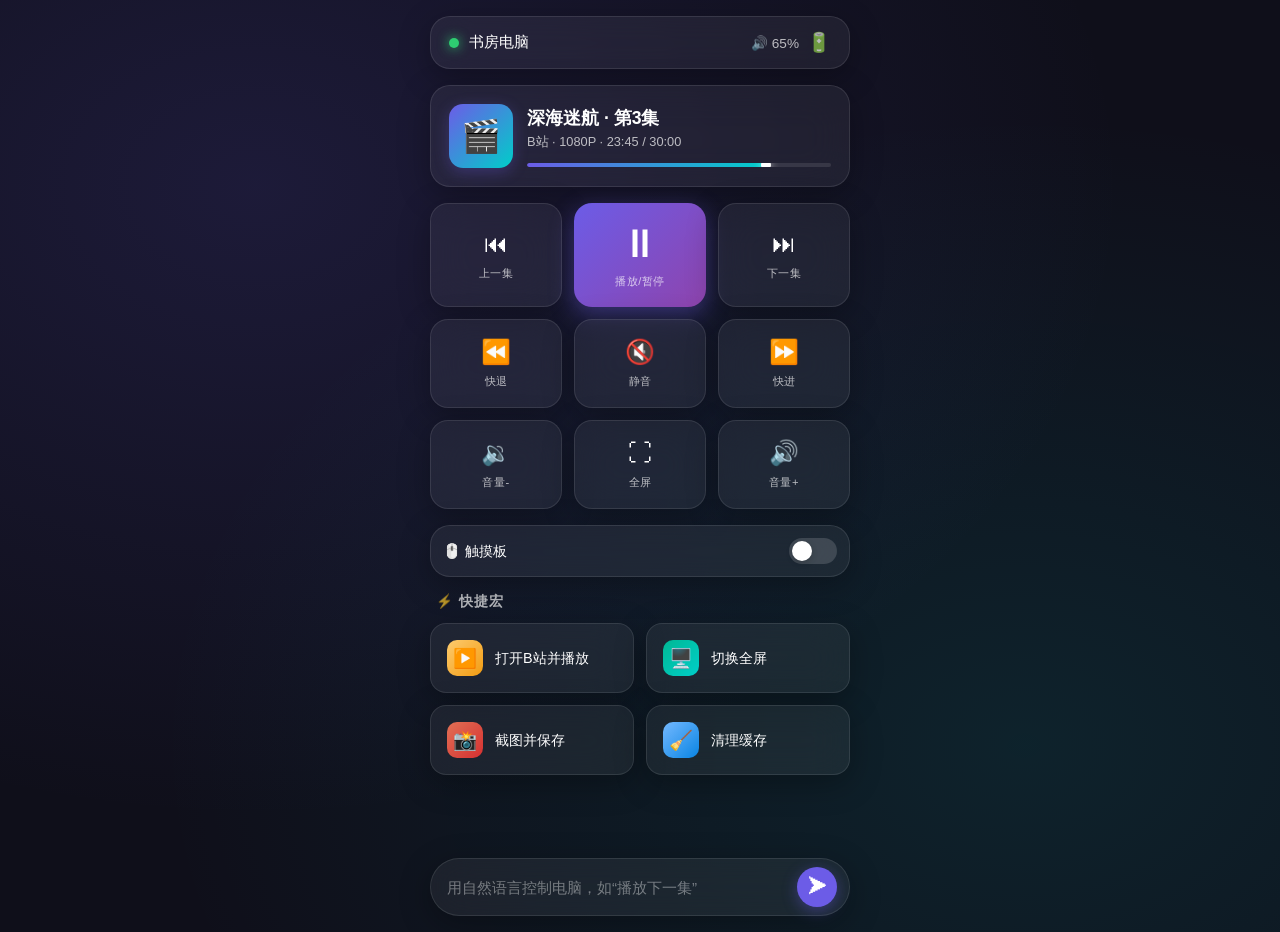
<file: index.html>
<!DOCTYPE html>
<html lang="zh-CN">
<head>
  <meta charset="UTF-8">
  <meta name="viewport" content="width=device-width, initial-scale=1.0, user-scalable=no, viewport-fit=cover">
  <title>智能遥控器</title>
  <style>
    :root {
      --bg: #0f0f1a;
      --card-bg: rgba(255, 255, 255, 0.06);
      --card-border: rgba(255, 255, 255, 0.1);
      --primary: #6c5ce7;
      --primary-light: #a29bfe;
      --text: #ffffff;
      --text-secondary: rgba(255, 255, 255, 0.7);
      --danger: #ff6b6b;
      --success: #2ecc71;
      --radius: 20px;
      --shadow: 0 8px 32px rgba(0, 0, 0, 0.3);
      --transition: all 0.2s ease;
    }

    * {
      margin: 0;
      padding: 0;
      box-sizing: border-box;
      -webkit-tap-highlight-color: transparent;
      -webkit-touch-callout: none;
      -webkit-user-select: none;
      user-select: none;
    }

    body {
      font-family: -apple-system, BlinkMacSystemFont, 'Segoe UI', Roboto, 'Helvetica Neue', Arial, sans-serif;
      background: var(--bg);
      background-image: radial-gradient(ellipse at 20% 20%, rgba(108, 92, 231, 0.15) 0%, transparent 60%),
                        radial-gradient(ellipse at 80% 80%, rgba(0, 206, 201, 0.1) 0%, transparent 60%);
      color: var(--text);
      min-height: 100vh;
      display: flex;
      justify-content: center;
      align-items: center;
      padding: 16px;
      overflow: hidden;
    }

    .app-container {
      width: 100%;
      max-width: 420px;
      display: flex;
      flex-direction: column;
      gap: 16px;
      height: 100vh;
      max-height: 900px;
      padding-bottom: env(safe-area-inset-bottom);
    }

    /* 状态栏 */
    .status-bar {
      display: flex;
      justify-content: space-between;
      align-items: center;
      background: var(--card-bg);
      backdrop-filter: blur(20px);
      -webkit-backdrop-filter: blur(20px);
      border: 1px solid var(--card-border);
      border-radius: var(--radius);
      padding: 14px 18px;
      box-shadow: var(--shadow);
    }

    .connection-info {
      display: flex;
      align-items: center;
      gap: 10px;
    }

    .connection-dot {
      width: 10px;
      height: 10px;
      border-radius: 50%;
      background: var(--success);
      box-shadow: 0 0 12px var(--success);
      animation: pulse 2s infinite;
    }

    @keyframes pulse {
      0% { box-shadow: 0 0 0 0 rgba(46, 204, 113, 0.4); }
      70% { box-shadow: 0 0 0 8px rgba(46, 204, 113, 0); }
      100% { box-shadow: 0 0 0 0 rgba(46, 204, 113, 0); }
    }

    .device-name {
      font-size: 0.95rem;
      font-weight: 500;
    }

    .volume-indicator {
      display: flex;
      align-items: center;
      gap: 8px;
      color: var(--text-secondary);
      font-size: 0.85rem;
    }

    .battery-icon {
      font-size: 1.2rem;
    }

    /* 播放信息卡 */
    .player-card {
      background: var(--card-bg);
      backdrop-filter: blur(20px);
      -webkit-backdrop-filter: blur(20px);
      border: 1px solid var(--card-border);
      border-radius: var(--radius);
      padding: 18px;
      box-shadow: var(--shadow);
      display: flex;
      align-items: center;
      gap: 14px;
      transition: var(--transition);
    }

    .thumbnail {
      width: 64px;
      height: 64px;
      border-radius: 14px;
      background: linear-gradient(135deg, #6c5ce7, #00cec9);
      display: flex;
      align-items: center;
      justify-content: center;
      font-size: 2rem;
      flex-shrink: 0;
      box-shadow: 0 4px 15px rgba(108, 92, 231, 0.3);
    }

    .player-info {
      flex: 1;
      min-width: 0;
    }

    .video-title {
      font-size: 1.1rem;
      font-weight: 600;
      white-space: nowrap;
      overflow: hidden;
      text-overflow: ellipsis;
      margin-bottom: 4px;
    }

    .video-meta {
      font-size: 0.8rem;
      color: var(--text-secondary);
      white-space: nowrap;
      overflow: hidden;
      text-overflow: ellipsis;
    }

    .progress-bar {
      margin-top: 12px;
      height: 4px;
      background: rgba(255, 255, 255, 0.1);
      border-radius: 2px;
      overflow: hidden;
    }

    .progress-fill {
      height: 100%;
      width: 35%;
      background: linear-gradient(90deg, var(--primary), #00cec9);
      border-radius: 2px;
      position: relative;
    }

    .progress-fill::after {
      content: '';
      position: absolute;
      right: -4px;
      top: 50%;
      transform: translateY(-50%);
      width: 10px;
      height: 10px;
      background: white;
      border-radius: 50%;
      box-shadow: 0 0 8px rgba(255,255,255,0.6);
    }

    /* 主控制区 */
    .control-grid {
      display: grid;
      grid-template-columns: repeat(3, 1fr);
      gap: 12px;
    }

    .control-btn {
      background: var(--card-bg);
      backdrop-filter: blur(20px);
      -webkit-backdrop-filter: blur(20px);
      border: 1px solid var(--card-border);
      border-radius: 18px;
      padding: 18px 0;
      display: flex;
      flex-direction: column;
      align-items: center;
      justify-content: center;
      gap: 8px;
      color: var(--text);
      font-size: 1.5rem;
      cursor: pointer;
      transition: background-color 0.2s, border-color 0.2s, box-shadow 0.2s;
      box-shadow: var(--shadow);
      position: relative;
      overflow: hidden;
    }

    .control-btn:active {
      background: rgba(255, 255, 255, 0.12);
      border-color: rgba(255, 255, 255, 0.2);
      box-shadow: 0 4px 15px rgba(0, 0, 0, 0.4);
    }

    .control-btn .label {
      font-size: 0.7rem;
      font-weight: 500;
      color: var(--text-secondary);
      letter-spacing: 0.5px;
      text-transform: uppercase;
    }

    .play-btn {
      background: linear-gradient(135deg, var(--primary), #8e44ad);
      border: none;
      box-shadow: 0 8px 25px rgba(108, 92, 231, 0.4);
      font-size: 2.5rem;
    }

    .play-btn:active {
      background: linear-gradient(135deg, #5a4bd1, #7d3c98);
      box-shadow: 0 4px 15px rgba(108, 92, 231, 0.6);
      border: none;
    }

    /* 触摸板切换 */
    .touchpad-toggle {
      background: var(--card-bg);
      backdrop-filter: blur(20px);
      -webkit-backdrop-filter: blur(20px);
      border: 1px solid var(--card-border);
      border-radius: var(--radius);
      padding: 12px;
      display: flex;
      align-items: center;
      justify-content: space-between;
      cursor: pointer;
      transition: background-color 0.2s, border-color 0.2s;
      box-shadow: var(--shadow);
    }

    .touchpad-toggle:active {
      background: rgba(255, 255, 255, 0.1);
      border-color: rgba(255, 255, 255, 0.2);
    }

    .toggle-label {
      display: flex;
      align-items: center;
      gap: 10px;
      font-weight: 500;
      font-size: 0.9rem;
    }

    .toggle-switch {
      width: 48px;
      height: 26px;
      background: rgba(255, 255, 255, 0.15);
      border-radius: 13px;
      position: relative;
      transition: background-color 0.3s;
    }

    .toggle-switch.active {
      background: var(--primary);
    }

    .toggle-switch::after {
      content: '';
      position: absolute;
      left: 3px;
      top: 3px;
      width: 20px;
      height: 20px;
      background: white;
      border-radius: 50%;
      transition: left 0.3s;
      box-shadow: 0 2px 6px rgba(0,0,0,0.2);
    }

    .toggle-switch.active::after {
      left: 25px;
    }

    /* 触摸板区域 */
    .touchpad-area {
      display: none;
      background: var(--card-bg);
      backdrop-filter: blur(20px);
      -webkit-backdrop-filter: blur(20px);
      border: 1px solid var(--card-border);
      border-radius: var(--radius);
      padding: 20px;
      box-shadow: var(--shadow);
      aspect-ratio: 3 / 2;
      width: 100%;
      cursor: crosshair;
      touch-action: none;
    }

    .touchpad-area.active {
      display: flex;
      flex-direction: column;
      align-items: center;
      justify-content: center;
      gap: 10px;
    }

    .touchpad-surface {
      width: 100%;
      flex: 1;
      border-radius: 12px;
      background: rgba(255, 255, 255, 0.03);
      border: 1px dashed rgba(255, 255, 255, 0.15);
      display: flex;
      align-items: center;
      justify-content: center;
      color: rgba(255,255,255,0.3);
      font-size: 0.85rem;
      transition: background-color 0.2s, border-color 0.2s;
      position: relative;
      overflow: hidden;
    }

    .touchpad-surface:active {
      background: rgba(255, 255, 255, 0.06);
      border-color: var(--primary-light);
    }

    .touchpad-hint {
      font-size: 0.75rem;
      color: var(--text-secondary);
      text-align: center;
      flex-shrink: 0;
    }

    .touch-dot {
      position: absolute;
      width: 20px;
      height: 20px;
      background: var(--primary-light);
      border-radius: 50%;
      transform: translate(-50%, -50%);
      pointer-events: none;
      opacity: 0.7;
      box-shadow: 0 0 20px var(--primary);
    }

    /* 宏按钮 */
    .macro-section {
      display: flex;
      flex-direction: column;
      gap: 12px;
    }

    .section-title {
      font-size: 0.85rem;
      font-weight: 600;
      color: var(--text-secondary);
      text-transform: uppercase;
      letter-spacing: 1px;
      margin-left: 6px;
    }

    .macro-grid {
      display: grid;
      grid-template-columns: repeat(2, 1fr);
      gap: 12px;
    }

    .macro-btn {
      background: var(--card-bg);
      backdrop-filter: blur(20px);
      -webkit-backdrop-filter: blur(20px);
      border: 1px solid var(--card-border);
      border-radius: 16px;
      padding: 16px;
      display: flex;
      align-items: center;
      gap: 12px;
      cursor: pointer;
      transition: background-color 0.2s, border-color 0.2s;
      box-shadow: var(--shadow);
      font-weight: 500;
      font-size: 0.9rem;
      color: var(--text);
    }

    .macro-btn:active {
      background: rgba(255, 255, 255, 0.1);
      border-color: rgba(255, 255, 255, 0.2);
    }

    .macro-icon {
      width: 36px;
      height: 36px;
      border-radius: 10px;
      background: linear-gradient(135deg, #fd79a8, #e84393);
      display: flex;
      align-items: center;
      justify-content: center;
      font-size: 1.2rem;
    }

    .macro-btn:nth-child(1) .macro-icon { background: linear-gradient(135deg, #fdcb6e, #f39c12); }
    .macro-btn:nth-child(2) .macro-icon { background: linear-gradient(135deg, #00b894, #00cec9); }
    .macro-btn:nth-child(3) .macro-icon { background: linear-gradient(135deg, #e17055, #d63031); }
    .macro-btn:nth-child(4) .macro-icon { background: linear-gradient(135deg, #74b9ff, #0984e3); }

    /* AI 输入区 */
    .ai-input-bar {
      display: flex;
      align-items: center;
      gap: 10px;
      background: var(--card-bg);
      backdrop-filter: blur(20px);
      -webkit-backdrop-filter: blur(20px);
      border: 1px solid var(--card-border);
      border-radius: 30px;
      padding: 8px 12px;
      box-shadow: var(--shadow);
      margin-top: auto;
    }

    .ai-input {
      flex: 1;
      background: transparent;
      border: none;
      outline: none;
      color: var(--text);
      font-size: 0.95rem;
      padding: 8px 4px;
      -webkit-user-select: text;
      user-select: text;
    }

    .ai-input::placeholder {
      color: rgba(255, 255, 255, 0.4);
    }

    .ai-send-btn {
      background: var(--primary);
      border: none;
      width: 40px;
      height: 40px;
      border-radius: 50%;
      display: flex;
      align-items: center;
      justify-content: center;
      cursor: pointer;
      font-size: 1.2rem;
      color: white;
      transition: background-color 0.2s, box-shadow 0.2s;
      box-shadow: 0 4px 15px rgba(108, 92, 231, 0.4);
      flex-shrink: 0;
    }

    .ai-send-btn:active {
      background: #5a4bd1;
      box-shadow: 0 2px 8px rgba(108, 92, 231, 0.6);
    }

    /* 响应式调整 */
    @media (max-height: 700px) {
      .control-btn {
        padding: 12px 0;
        font-size: 1.2rem;
      }
      .play-btn {
        font-size: 2rem;
      }
      .player-card {
        padding: 12px;
      }
      .thumbnail {
        width: 50px;
        height: 50px;
        font-size: 1.5rem;
      }
      /* 触摸板比例保持3:2，不再固定高度 */
    }
  </style>
</head>
<body>
  <div class="app-container">
    <!-- 状态栏 -->
    <div class="status-bar">
      <div class="connection-info">
        <div class="connection-dot"></div>
        <span class="device-name">书房电脑</span>
      </div>
      <div class="volume-indicator">
        <span>🔊 65%</span>
        <span class="battery-icon">🔋</span>
      </div>
    </div>

    <!-- 播放信息卡 -->
    <div class="player-card">
      <div class="thumbnail">🎬</div>
      <div class="player-info">
        <div class="video-title">深海迷航 · 第3集</div>
        <div class="video-meta">B站 · 1080P · 23:45 / 30:00</div>
        <div class="progress-bar">
          <div class="progress-fill" style="width: 79%;"></div>
        </div>
      </div>
    </div>

    <!-- 播放控制主区域 -->
    <div class="control-grid">
      <button class="control-btn" id="btn-prev">
        <span>⏮</span>
        <span class="label">上一集</span>
      </button>
      <button class="control-btn play-btn" id="btn-play">
        <span id="play-icon">⏸</span>
        <span class="label">播放/暂停</span>
      </button>
      <button class="control-btn" id="btn-next">
        <span>⏭</span>
        <span class="label">下一集</span>
      </button>

      <button class="control-btn" id="btn-back">
        <span>⏪</span>
        <span class="label">快退</span>
      </button>
      <button class="control-btn" id="btn-mute">
        <span>🔇</span>
        <span class="label">静音</span>
      </button>
      <button class="control-btn" id="btn-forward">
        <span>⏩</span>
        <span class="label">快进</span>
      </button>

      <button class="control-btn" id="btn-vol-down">
        <span>🔉</span>
        <span class="label">音量-</span>
      </button>
      <button class="control-btn" id="btn-fullscreen">
        <span>⛶</span>
        <span class="label">全屏</span>
      </button>
      <button class="control-btn" id="btn-vol-up">
        <span>🔊</span>
        <span class="label">音量+</span>
      </button>
    </div>

    <!-- 触摸板切换 -->
    <div class="touchpad-toggle" id="touchpad-toggle">
      <div class="toggle-label">
        <span>🖱️ 触摸板</span>
      </div>
      <div class="toggle-switch" id="toggle-switch"></div>
    </div>

    <!-- 触摸板区域（默认隐藏） -->
    <div class="touchpad-area" id="touchpad-area">
      <div class="touchpad-surface" id="touchpad-surface">
        <span>滑动控制鼠标</span>
      </div>
      <div class="touchpad-hint">单指移动 · 双指滚动 · 点击确认</div>
    </div>

    <!-- 宏按钮区域 -->
    <div class="macro-section">
      <div class="section-title">⚡ 快捷宏</div>
      <div class="macro-grid">
        <button class="macro-btn" data-macro="打开B站">
          <div class="macro-icon">▶️</div>
          <span>打开B站并播放</span>
        </button>
        <button class="macro-btn" data-macro="切换全屏">
          <div class="macro-icon">🖥️</div>
          <span>切换全屏</span>
        </button>
        <button class="macro-btn" data-macro="截图">
          <div class="macro-icon">📸</div>
          <span>截图并保存</span>
        </button>
        <button class="macro-btn" data-macro="清理缓存">
          <div class="macro-icon">🧹</div>
          <span>清理缓存</span>
        </button>
      </div>
    </div>

    <!-- AI 输入栏 -->
    <div class="ai-input-bar">
      <input type="text" class="ai-input" placeholder="用自然语言控制电脑，如“播放下一集”" id="ai-input">
      <button class="ai-send-btn" id="ai-send">➤</button>
    </div>
  </div>

  <script>
    // 模拟交互逻辑
    const playBtn = document.getElementById('btn-play');
    const playIcon = document.getElementById('play-icon');
    let isPlaying = true;

    playBtn.addEventListener('click', () => {
      isPlaying = !isPlaying;
      playIcon.textContent = isPlaying ? '⏸' : '▶';
      // 使用短暂的高亮反馈，不改变尺寸
      playBtn.style.filter = 'brightness(0.85)';
      setTimeout(() => {
        playBtn.style.filter = '';
      }, 120);
    });

    // 触摸板切换
    const toggleSwitch = document.getElementById('toggle-switch');
    const touchpadArea = document.getElementById('touchpad-area');
    const touchpadToggle = document.getElementById('touchpad-toggle');
    let touchpadActive = false;

    touchpadToggle.addEventListener('click', () => {
      touchpadActive = !touchpadActive;
      toggleSwitch.classList.toggle('active', touchpadActive);
      touchpadArea.classList.toggle('active', touchpadActive);
    });

    // 触摸板移动模拟
    const touchpadSurface = document.getElementById('touchpad-surface');
    let touchDot = null;
    let isTouching = false;

    touchpadSurface.addEventListener('touchstart', (e) => {
      e.preventDefault();
      isTouching = true;
      const touch = e.touches[0];
      const rect = touchpadSurface.getBoundingClientRect();
      const x = touch.clientX - rect.left;
      const y = touch.clientY - rect.top;
      showTouchDot(x, y);
    });

    touchpadSurface.addEventListener('touchmove', (e) => {
      e.preventDefault();
      if (!isTouching) return;
      const touch = e.touches[0];
      const rect = touchpadSurface.getBoundingClientRect();
      const x = Math.max(0, Math.min(rect.width, touch.clientX - rect.left));
      const y = Math.max(0, Math.min(rect.height, touch.clientY - rect.top));
      if (touchDot) {
        touchDot.style.left = x + 'px';
        touchDot.style.top = y + 'px';
      }
    });

    touchpadSurface.addEventListener('touchend', () => {
      isTouching = false;
      if (touchDot) {
        touchDot.remove();
        touchDot = null;
      }
    });

    function showTouchDot(x, y) {
      if (touchDot) touchDot.remove();
      touchDot = document.createElement('div');
      touchDot.className = 'touch-dot';
      touchDot.style.left = x + 'px';
      touchDot.style.top = y + 'px';
      touchpadSurface.appendChild(touchDot);
    }

    // 宏按钮点击反馈（仅改变亮度）
    document.querySelectorAll('.macro-btn').forEach(btn => {
      btn.addEventListener('click', () => {
        const macroName = btn.dataset.macro;
        btn.style.filter = 'brightness(0.8)';
        setTimeout(() => {
          btn.style.filter = '';
        }, 120);
        console.log(`执行宏: ${macroName}`);
      });
    });

    // AI 发送
    const aiInput = document.getElementById('ai-input');
    const aiSend = document.getElementById('ai-send');
    aiSend.addEventListener('click', () => {
      const text = aiInput.value.trim();
      if (!text) return;
      console.log(`AI 指令: ${text}`);
      aiInput.value = '';
      aiInput.placeholder = '正在执行...';
      setTimeout(() => {
        aiInput.placeholder = '用自然语言控制电脑，如“播放下一集”';
      }, 2000);
    });

    // 其他按钮简单反馈
    document.querySelectorAll('.control-btn').forEach(btn => {
      if (btn !== playBtn) {
        btn.addEventListener('click', () => {
          btn.style.filter = 'brightness(0.8)';
          setTimeout(() => {
            btn.style.filter = '';
          }, 120);
        });
      }
    });
  </script>
</body>
</html>
</file>
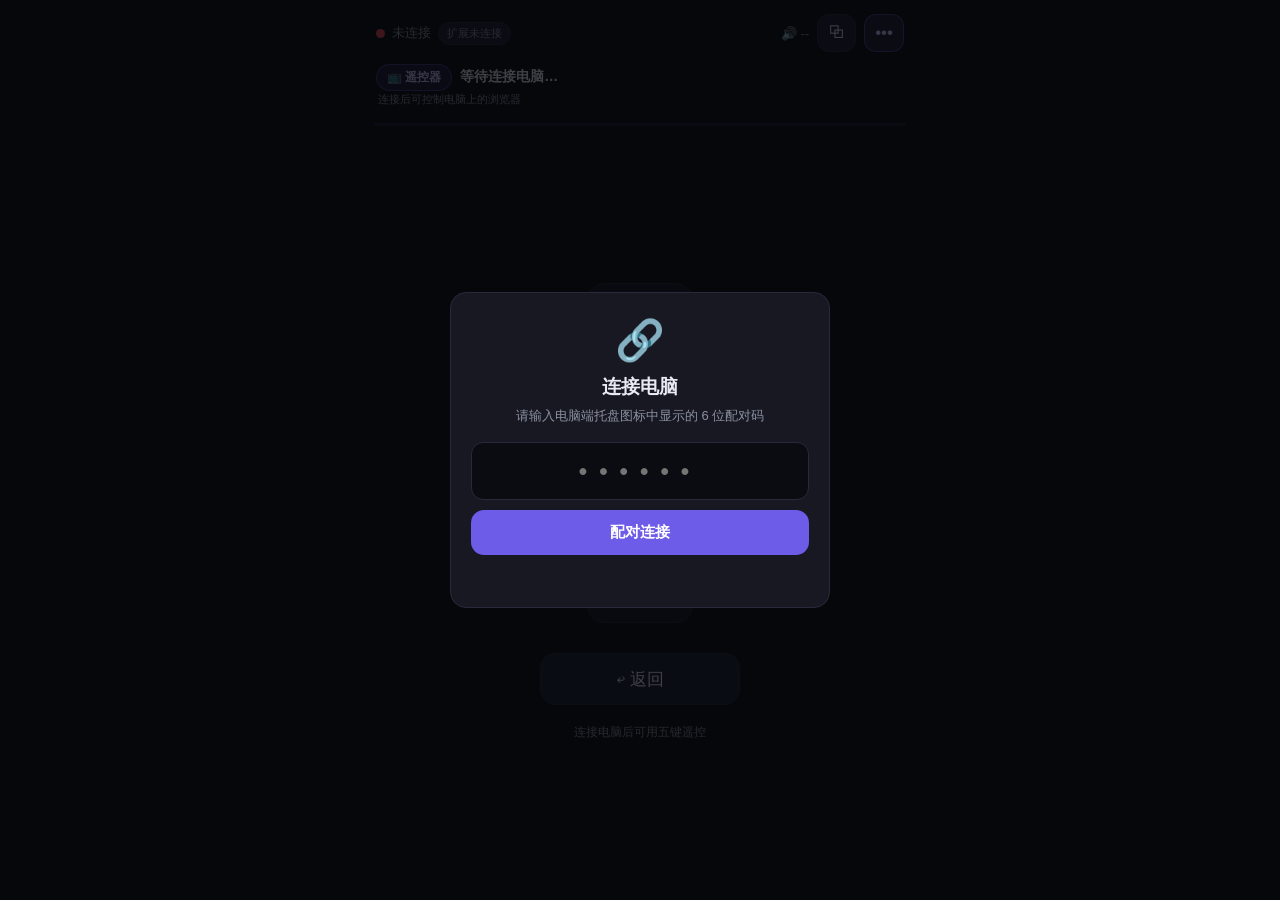
<file: server/RemoteControl.Server/wwwroot/index.html>
<!DOCTYPE html>
<html lang="zh-CN">
<head>
  <meta charset="UTF-8">
  <meta name="viewport" content="width=device-width, initial-scale=1.0, user-scalable=no, viewport-fit=cover">
  <meta name="theme-color" content="#0b0c11">
  <link rel="manifest" href="manifest.json">
  <link rel="icon" href="icon.svg" type="image/svg+xml">
  <link rel="apple-touch-icon" href="icon-192.png">
  <title>智能遥控器</title>
  <link rel="stylesheet" href="css/style.css?v=20260909g">
</head>
<body>
  <div class="app-container" id="app">

    <!-- 状态栏 -->
    <div class="status-bar">
      <div class="connection-info">
        <div class="connection-dot offline" id="conn-dot"></div>
        <span class="device-name" id="device-name">未连接</span>
        <span class="ext-badge" id="ext-badge" title="浏览器扩展状态">扩展未连接</span>
      </div>
      <div class="status-right">
        <span class="volume-text" id="volume-text">🔊 --</span>
        <button class="icon-btn" id="btn-tabswitch" title="切换到下一个浏览器标签页">⧉</button>
        <button class="icon-btn accent" id="btn-more" title="更多工具">•••</button>
      </div>
    </div>

    <!-- 当前模式与正在播放的内容（极简单行） -->
    <div class="mode-row">
      <span class="mode-chip" id="mode-chip">遥控器</span>
      <span class="mode-title" id="video-title">等待连接电脑…</span>
    </div>
    <div class="mode-meta" id="video-meta">连接后可控制电脑上的浏览器</div>
    <div class="progress-bar" id="progress-bar" title="拖动跳转">
      <div class="progress-track"><div class="progress-fill" id="progress-fill"></div></div>
      <div class="progress-thumb" id="progress-thumb"></div>
    </div>

    <!-- 主键区：方向五键 + 返回（语义随模式自动切换） -->
    <main class="stage">
      <div class="dpad" id="dpad">
        <div class="dpad-grid">
          <!-- 次要功能键：放在方向键之间的角落，比方向键小；只在对应语义下显示 -->
          <button class="dpad-key aux-key" id="aux-fullscreen" title="全屏" aria-label="全屏">⛶</button>
          <button class="dpad-key aux-key" id="aux-refresh" title="换一换" aria-label="换一换">🔄</button>
          <button class="dpad-key" data-dir="up">▲<i class="dk-badge">音量+</i></button>
          <button class="dpad-key" data-dir="left">◀<i class="dk-badge">退10s</i></button>
          <button class="dpad-key dpad-ok" data-dir="ok"><span id="ok-glyph">OK</span><i class="dk-badge">播放/暂停</i></button>
          <button class="dpad-key" data-dir="right">▶<i class="dk-badge">进10s·2x</i></button>
          <button class="dpad-key" data-dir="down">▼<i class="dk-badge">音量-</i></button>
        </div>
        <button class="dpad-key back-key" data-dir="back">↩ 返回</button>
        <div class="stage-hint" id="dpad-hint">方向键移动选择 · OK 确认 · ↩ 返回</div>
      </div>
    </main>

    <!-- 录制提示条 -->
    <div class="record-banner" id="record-banner">
      <span class="record-dot"></span>
      <span>正在录制宏…</span>
      <button class="mini-btn danger" id="btn-record-stop">停止并保存</button>
      <button class="mini-btn" id="btn-record-cancel">取消</button>
    </div>
  </div>

  <!-- 更多工具 底部弹层 -->
  <div class="sheet-mask hidden" id="sheet-mask">
    <div class="bottom-sheet" id="bottom-sheet">
      <div class="sheet-head">
        <span class="sheet-title">更多工具</span>
        <button class="icon-btn" id="sheet-close" title="收起">✕</button>
      </div>
      <div class="sheet-body">

        <!-- 播放快捷动作 -->
        <div class="sheet-quick">
          <button class="q-btn" id="q-prev"><span class="q-ic">⏮</span>上一集</button>
          <button class="q-btn" id="q-next"><span class="q-ic">⏭</span>下一集</button>
          <button class="q-btn" id="q-mute"><span class="q-ic">🔇</span>静音</button>
        </div>

        <!-- 音量滑杆：精确调音量（原先只能 ±10% 一档） -->
        <div class="vol-row">
          <span class="vol-ic">🔊</span>
          <input type="range" id="vol-slider" min="0" max="100" step="1" value="50" aria-label="音量">
          <span class="vol-val" id="vol-val">--</span>
        </div>

        <!-- 触摸板 -->
        <details class="sheet-sec" open>
          <summary>🖱️ 触摸板</summary>
          <div class="touchpad-area">
            <div class="touchpad-surface" id="touchpad-surface">
              <span class="touchpad-placeholder">滑动控制鼠标</span>
            </div>
            <div class="touchpad-hint">单指移动 · 轻点点击 · 双指滚动 · 双指点按右键</div>
          </div>
        </details>

        <!-- 键盘 -->
        <details class="sheet-sec">
          <summary>⌨️ 键盘</summary>
          <div class="kb-quick-keys">
            <button class="kb-key" data-key="esc">Esc</button>
            <button class="kb-key" data-key="tab">Tab</button>
            <button class="kb-key" data-key="enter">Enter</button>
            <button class="kb-key" data-key="space">Space</button>
            <button class="kb-key" data-key="backspace">⌫</button>
            <button class="kb-key" data-key="up">▲</button>
            <button class="kb-key" data-key="down">▼</button>
            <button class="kb-key" data-key="left">◀</button>
            <button class="kb-key" data-key="right">▶</button>
            <button class="kb-key" data-key="d" title="B站弹幕开关">弹幕</button>
            <button class="kb-key" data-key="f" title="全屏">全屏F</button>
          </div>
          <div class="kb-row">
            <input type="text" class="kb-input" id="kb-text" placeholder="输入文本后发送到电脑" autocomplete="off">
            <button class="kb-send" id="kb-send-text">发送</button>
          </div>
          <div class="kb-row">
            <input type="text" class="kb-input" id="kb-combo" placeholder="快捷键，如 ctrl+c / alt+tab" autocomplete="off">
            <button class="kb-send" id="kb-send-combo">组合键</button>
          </div>
        </details>

        <!-- 快捷宏 -->
        <details class="sheet-sec">
          <summary>⚡ 快捷宏</summary>
          <div class="macro-tools">
            <button class="mini-btn" id="btn-manage-macros">管理 / 录制</button>
          </div>
          <div class="macro-grid" id="macro-grid"></div>
        </details>

        <button class="full-mini" id="btn-settings">⚙️ 设置与录制管理</button>
      </div>
    </div>
  </div>

  <!-- 配对弹层 -->
  <div class="overlay" id="pairing-overlay">
    <div class="overlay-card">
      <div class="overlay-icon">🔗</div>
      <h2>连接电脑</h2>
      <p>请输入电脑端托盘图标中显示的 6 位配对码</p>
      <input type="tel" class="pairing-input" id="pairing-code" maxlength="6" inputmode="numeric" placeholder="••••••">
      <button class="primary-btn" id="pairing-submit">配对连接</button>
      <div class="overlay-error" id="pairing-error"></div>
    </div>
  </div>

  <!-- 设置弹层 -->
  <div class="overlay hidden" id="settings-overlay">
    <div class="overlay-card settings-card">
      <h2>设置</h2>

      <div class="setting-row">
        <label>触摸板灵敏度 <span id="sens-value">1.2x</span></label>
        <input type="range" id="sens-slider" min="0.5" max="3" step="0.1" value="1.2">
      </div>

      <div class="setting-block">
        <div class="section-title">🎬 宏录制</div>
        <div class="macro-manage-list" id="macro-manage-list"></div>
        <button class="primary-btn small" id="btn-record-start">开始录制新宏</button>
      </div>

      <div class="setting-block">
        <div class="section-title">ℹ️ 关于</div>
        <p class="setting-hint" id="about-text">局域网智能遥控器 v1.0.0</p>
      </div>

      <div class="settings-actions">
        <button class="mini-btn danger" id="btn-repair">重新配对</button>
        <button class="primary-btn small" id="btn-settings-close">关闭</button>
      </div>
    </div>
  </div>

  <!-- Toast 容器 -->
  <div class="toast-container" id="toast-container"></div>

  <script src="js/ws.js?v=20260909g"></script>
  <script src="js/ui.js?v=20260909g"></script>
  <script src="js/main.js?v=20260909g"></script>
</body>
</html>
</file>
<file: server/RemoteControl.Server/wwwroot/css/style.css>
/* ============ 局域网智能遥控器（Web）极简暗色主题 ============ */
* { margin: 0; padding: 0; box-sizing: border-box; -webkit-tap-highlight-color: transparent; }

:root {
  --bg: #0b0c11;
  --card: #171822;
  --card2: #1e2030;
  --line: #262a3a;
  --text: #e9eaf2;
  --sub: #8a90a0;
  --accent: #6c5ce7;
  --accent-soft: rgba(108, 92, 231, .18);
  --ok: #2fbf71;
  --err: #e5484d;
  --radius: 16px;
}

html, body { height: 100%; }
body {
  background: var(--bg);
  color: var(--text);
  font-family: -apple-system, "Segoe UI", Roboto, "PingFang SC", "Microsoft YaHei", sans-serif;
  font-size: 15px;
  overscroll-behavior: none;
  user-select: none;
}

.hidden { display: none !important; }

button { font-family: inherit; color: inherit; background: none; border: none; cursor: pointer; }
input, textarea { font-family: inherit; }

/* ---------- 通用小组件 ---------- */
.icon-btn {
  min-width: 38px; height: 38px; padding: 0 10px;
  display: inline-flex; align-items: center; justify-content: center;
  background: var(--card2); color: var(--text);
  border: 1px solid var(--line); border-radius: 12px;
  font-size: 17px;
}
.icon-btn.accent { color: #cfc7ff; border-color: rgba(108, 92, 231, .5); }
.icon-btn:active { transform: scale(.94); }

.mini-btn {
  padding: 6px 12px; background: var(--card2); color: var(--text);
  border: 1px solid var(--line); border-radius: 10px; font-size: 13px;
}
.mini-btn:active { transform: scale(.96); }
.mini-btn.danger { color: #ff8b8e; border-color: rgba(229,72,77,.4); }

.primary-btn {
  width: 100%; padding: 13px; background: var(--accent); color: #fff;
  border-radius: 13px; font-size: 15px; font-weight: 600; border: none;
}
.primary-btn.small { width: auto; padding: 9px 16px; font-size: 14px; border-radius: 11px; }
.primary-btn:active { filter: brightness(1.15); }

.full-mini {
  width: 100%; margin-top: 8px; padding: 12px; background: var(--card2);
  border: 1px dashed var(--line); border-radius: 12px; font-size: 14px; color: var(--sub);
}
.full-mini:active { background: var(--accent-soft); color: var(--text); }

/* ---------- 页面布局 ---------- */
.app-container {
  height: 100dvh;
  display: flex; flex-direction: column;
  padding: 8px 14px calc(10px + env(safe-area-inset-bottom));
  max-width: 560px; margin: 0 auto;
}

/* ---------- 状态栏 ---------- */
.status-bar {
  display: flex; align-items: center; justify-content: space-between; gap: 8px;
  padding: 6px 2px;
}
.connection-info { display: flex; align-items: center; gap: 7px; min-width: 0; }
.connection-dot { width: 9px; height: 9px; border-radius: 50%; flex: none; }
.connection-dot.offline { background: var(--err); }
.connection-dot:not(.offline) { background: var(--ok); }
.device-name { font-size: 13px; color: var(--sub); overflow: hidden; text-overflow: ellipsis; white-space: nowrap; max-width: 46vw; }
.ext-badge {
  font-size: 11px; padding: 3px 8px; border-radius: 999px;
  background: var(--card2); color: var(--sub); border: 1px solid var(--line);
  flex: none;
}
.ext-badge.online { color: #b5f7cd; border-color: rgba(47,191,113,.4); }
.status-right { display: flex; align-items: center; gap: 8px; flex: none; }
.volume-text { font-size: 13px; color: var(--sub); white-space: nowrap; }

/* ---------- 模式 / 当前视频 ---------- */
.mode-row {
  display: flex; align-items: center; gap: 8px;
  margin-top: 4px; padding: 0 2px; min-height: 30px;
}
.mode-chip {
  flex: none; font-size: 12px; font-weight: 600; color: #cfc7ff;
  background: var(--accent-soft); border: 1px solid rgba(108,92,231,.4);
  padding: 4px 10px; border-radius: 999px; white-space: nowrap;
}
.mode-title {
  font-size: 14px; font-weight: 600; color: var(--text);
  overflow: hidden; text-overflow: ellipsis; white-space: nowrap;
}
.mode-meta {
  padding: 0 4px 6px; font-size: 11px; color: var(--sub);
  overflow: hidden; text-overflow: ellipsis; white-space: nowrap;
}
/* 进度条：外层加大可触摸区域，可拖动跳转 */
.progress-bar {
  position: relative; padding: 10px 0; touch-action: none; cursor: pointer;
  -webkit-user-select: none; user-select: none;
}
.progress-track { height: 3px; border-radius: 2px; background: var(--card2); overflow: hidden; }
.progress-fill { height: 100%; width: 0%; background: var(--accent); transition: width .3s linear; }
.progress-bar.dragging .progress-fill { transition: none; }
.progress-thumb {
  position: absolute; top: 50%; left: 0; width: 14px; height: 14px; margin: -7px 0 0 -7px;
  border-radius: 50%; background: #fff; border: 2px solid var(--accent);
  box-shadow: 0 0 8px rgba(108,92,231,.55); pointer-events: none;
  opacity: 0; transition: opacity .15s;
}
.progress-bar.seekable .progress-thumb, .progress-bar.dragging .progress-thumb { opacity: 1; }

/* ---------- 主键区（方向五键 + 返回） ---------- */
.stage {
  flex: 1; display: flex; flex-direction: column;
  align-items: center; justify-content: center; min-height: 0;
  padding: 14px 0;
}
.dpad { display: flex; flex-direction: column; align-items: center; width: 100%; max-width: 340px; }
.dpad-grid {
  display: grid; gap: 12px; width: 100%;
  grid-template-areas:
    "auxL up   auxR"
    "left ok   right"
    ".    down .";
  grid-template-columns: repeat(3, 1fr);
}
.dpad-grid #aux-fullscreen { grid-area: auxL; }
.dpad-grid #aux-refresh    { grid-area: auxR; }
.dpad-grid [data-dir="up"]    { grid-area: up; }
.dpad-grid [data-dir="left"]  { grid-area: left; }
.dpad-grid [data-dir="ok"]    { grid-area: ok; }
.dpad-grid [data-dir="right"] { grid-area: right; }
.dpad-grid [data-dir="down"]  { grid-area: down; }
.dpad-key {
  position: relative;
  aspect-ratio: 1;
  display: flex; align-items: center; justify-content: center;
  background: var(--card); border: 1px solid var(--line); border-radius: 18px;
  font-size: 30px; color: var(--text);
  transition: transform .08s, border-color .2s, background .2s;
  touch-action: manipulation;
}
.dpad-key:active { transform: scale(.94); border-color: var(--accent); background: var(--card2); }
/* 次要功能键（全屏/换一换）：比方向键小，落在两键之间的角落 */
.aux-key {
  width: 60%; aspect-ratio: 1; justify-self: center; align-self: center;
  font-size: 15px; border-radius: 12px; color: var(--sub);
  background: var(--card2); border-style: dashed;
}
.aux-key:active { color: var(--text); border-color: var(--accent); }
.dpad-key.dpad-ok {
  background: var(--accent); border-color: var(--accent);
  color: #fff; font-size: 24px; font-weight: 800;
}
.dpad-key.dpad-ok:active { filter: brightness(1.2); }
.dpad-key .dk-badge {
  position: absolute; left: 50%; bottom: -15px; transform: translateX(-50%);
  font-size: 9.5px; font-style: normal; color: var(--sub);
  background: var(--card2); border: 1px solid var(--line);
  padding: 1px 5px; border-radius: 6px; white-space: nowrap;
  display: none;
}
.dpad.video-mode .dk-badge { display: block; }

.back-key {
  margin-top: 30px; width: 200px; aspect-ratio: auto; height: 52px;
  border-radius: 15px; font-size: 17px; background: var(--card2);
}
.stage-hint {
  margin-top: 18px; text-align: center; font-size: 12px; color: var(--sub);
  line-height: 1.6; padding: 0 8px;
}
.dpad-key.hold { border-color: var(--ok); background: var(--accent-soft); }

/* ---------- 录制提示条 ---------- */
.record-banner {
  display: none; align-items: center; gap: 8px;
  position: fixed; left: 50%; bottom: calc(20px + env(safe-area-inset-bottom));
  transform: translateX(-50%);
  background: rgba(229,72,77,.95); color: #fff; padding: 8px 14px; border-radius: 999px;
  z-index: 600; font-size: 13px; width: max-content; max-width: 92vw;
}
.record-banner.active { display: flex; }
.record-dot { width: 9px; height: 9px; border-radius: 50%; background: #fff; animation: blink 1s infinite; }
@keyframes blink { 50% { opacity: .25; } }
.record-banner .mini-btn { background: rgba(255,255,255,.16); border-color: transparent; color: #fff; }
.record-banner .mini-btn.danger { background: rgba(0,0,0,.25); }

/* ---------- 更多工具 底部弹层 ---------- */
.sheet-mask {
  position: fixed; inset: 0; z-index: 400;
  background: rgba(5,6,10,.6);
  display: flex; align-items: flex-end; justify-content: center;
}
.bottom-sheet {
  width: 100%; max-width: 560px;
  background: var(--bg); border: 1px solid var(--line); border-bottom: none;
  border-radius: 22px 22px 0 0;
  display: flex; flex-direction: column;
  max-height: 86dvh;
  animation: slideUp .22s ease;
}
@keyframes slideUp { from { transform: translateY(40px); opacity: .4; } to { transform: none; opacity: 1; } }
.sheet-head {
  display: flex; align-items: center; justify-content: space-between;
  padding: 14px 16px 6px;
}
.sheet-title { font-size: 16px; font-weight: 700; }
.sheet-body { overflow-y: auto; overscroll-behavior: contain; padding: 6px 16px calc(18px + env(safe-area-inset-bottom)); }

.sheet-quick {
  display: grid; grid-template-columns: repeat(3, 1fr); gap: 8px;
  margin: 8px 0 4px;
}
.q-btn {
  display: flex; flex-direction: column; align-items: center; gap: 4px;
  background: var(--card); border: 1px solid var(--line); border-radius: 13px;
  padding: 10px 2px; font-size: 11px; color: var(--sub);
}
.q-btn:active { border-color: var(--accent); color: var(--text); }
.q-ic { font-size: 20px; color: var(--text); }

/* 音量滑杆 */
.vol-row {
  display: flex; align-items: center; gap: 10px;
  padding: 6px 2px 10px;
}
.vol-ic { font-size: 15px; flex: none; }
.vol-val { font-size: 12px; color: var(--sub); min-width: 40px; text-align: right; flex: none; }
.vol-row input[type="range"] {
  flex: 1; height: 24px; background: transparent;
  -webkit-appearance: none; appearance: none; touch-action: none;
}
.vol-row input[type="range"]::-webkit-slider-runnable-track { height: 4px; border-radius: 2px; background: var(--card2); }
.vol-row input[type="range"]::-webkit-slider-thumb {
  -webkit-appearance: none; appearance: none; width: 16px; height: 16px; margin-top: -6px;
  border-radius: 50%; background: var(--accent); border: 2px solid #fff;
}
.vol-row input[type="range"]::-moz-range-track { height: 4px; border-radius: 2px; background: var(--card2); }
.vol-row input[type="range"]::-moz-range-thumb {
  width: 14px; height: 14px; border: 2px solid #fff; border-radius: 50%; background: var(--accent);
}

.sheet-sec {
  margin-top: 12px; background: var(--card); border: 1px solid var(--line);
  border-radius: 14px; padding: 4px 12px;
}
.sheet-sec summary {
  list-style: none; cursor: pointer; font-size: 14px; font-weight: 600;
  padding: 11px 2px; display: flex; align-items: center;
}
.sheet-sec summary::-webkit-details-marker { display: none; }
.sheet-sec summary::after {
  content: "＋"; margin-left: auto; color: var(--sub); font-size: 15px; font-weight: 400;
}
.sheet-sec[open] summary::after { content: "－"; }
.sheet-sec .macro-tools { margin: 4px 0 8px; text-align: right; }

/* 触摸板 */
.touchpad-area { padding-bottom: 6px; }
.touchpad-surface {
  position: relative; height: 170px; border-radius: 12px;
  background: var(--bg); border: 1px solid var(--line);
  display: flex; align-items: center; justify-content: center;
  overflow: hidden;
  /* 关键：禁止浏览器把滑动解释成页面滚动/缩放，否则会发 pointercancel 造成"断触" */
  touch-action: none;
  -webkit-user-select: none; user-select: none;
  -webkit-touch-callout: none;
}
.touchpad-surface.active-touch { border-color: var(--accent); }
.touchpad-placeholder { color: var(--sub); font-size: 13px; pointer-events: none; }
.touch-dot {
  position: absolute; width: 38px; height: 38px; border-radius: 50%;
  background: radial-gradient(circle, rgba(108,92,231,.5), rgba(108,92,231,.08));
  border: 1px solid var(--accent); transform: translate(-50%, -50%);
  pointer-events: none;
}
.touchpad-hint { padding: 8px 2px 4px; font-size: 11px; color: var(--sub); }

/* 键盘 */
.kb-quick-keys {
  display: grid; grid-template-columns: repeat(auto-fill, minmax(56px, 1fr)); gap: 7px;
  padding: 6px 0 10px;
}
.kb-key {
  padding: 11px 4px; background: var(--card2); border: 1px solid var(--line);
  border-radius: 10px; font-size: 13px; text-align: center;
}
.kb-key:active { border-color: var(--accent); }
.kb-row { display: flex; gap: 8px; margin-bottom: 10px; }
.kb-input {
  flex: 1; min-width: 0; background: var(--bg); border: 1px solid var(--line);
  border-radius: 10px; padding: 10px 12px; color: var(--text); font-size: 14px;
}
.kb-input:focus { outline: none; border-color: var(--accent); }
.kb-send {
  padding: 0 16px; background: var(--accent); color: #fff; border-radius: 10px; font-size: 14px;
}

/* 宏 */
.macro-grid {
  display: grid; grid-template-columns: repeat(auto-fill, minmax(120px, 1fr)); gap: 8px;
  padding-bottom: 8px;
}
.macro-btn {
  display: flex; flex-direction: column; align-items: center; gap: 5px;
  background: var(--card2); border: 1px solid var(--line); border-radius: 12px; padding: 10px 4px;
}
.macro-btn:active { border-color: var(--accent); }
.macro-icon { font-size: 20px; }
.macro-name { font-size: 12px; color: var(--sub); overflow: hidden; text-overflow: ellipsis; white-space: nowrap; max-width: 100%; }

/* ---------- 弹层（配对 / 设置） ---------- */
.overlay {
  position: fixed; inset: 0; z-index: 800;
  background: rgba(5,6,10,.75);
  display: flex; align-items: center; justify-content: center; padding: 20px;
}
.overlay-card {
  width: 100%; max-width: 380px; max-height: 86dvh; overflow-y: auto;
  background: var(--card); border: 1px solid var(--line); border-radius: var(--radius);
  padding: 24px 20px; text-align: center;
}
.overlay-card h2 { font-size: 19px; margin: 10px 0 6px; }
.overlay-card p { color: var(--sub); font-size: 13px; line-height: 1.6; }
.overlay-icon { font-size: 40px; }
.pairing-input {
  width: 100%; margin: 16px 0 10px; text-align: center; letter-spacing: 12px;
  background: var(--bg); border: 1px solid var(--line); border-radius: 12px;
  padding: 14px; color: var(--text); font-size: 24px; font-weight: 700;
}
.pairing-input:focus { outline: none; border-color: var(--accent); }
.overlay-error { color: #ff8b8e; font-size: 13px; margin-top: 10px; min-height: 18px; }

.settings-card { text-align: left; }
.section-title { font-size: 14px; font-weight: 700; margin: 14px 0 8px; }
.setting-row { margin: 10px 0; font-size: 14px; }
.setting-row label { display: block; margin-bottom: 8px; color: var(--sub); }
.setting-row input[type="range"] { width: 100%; accent-color: var(--accent); }
.setting-block { margin-bottom: 6px; }
.setting-hint { font-size: 12px; color: var(--sub); line-height: 1.7; white-space: pre-line; }
.settings-actions { display: flex; gap: 10px; margin-top: 18px; }
.settings-actions .primary-btn { flex: 1; }

.macro-manage-item {
  display: flex; align-items: center; gap: 8px;
  background: var(--bg); border: 1px solid var(--line); border-radius: 10px;
  padding: 8px 10px; margin-bottom: 7px; font-size: 13px;
}
.macro-manage-item .m-name { flex: 1; overflow: hidden; text-overflow: ellipsis; white-space: nowrap; }
.macro-manage-item .m-steps { color: var(--sub); font-size: 11px; flex: none; }

/* ---------- Toast（最多保留两条） ---------- */
.toast-container {
  position: fixed; top: calc(12px + env(safe-area-inset-top)); left: 50%; transform: translateX(-50%);
  z-index: 1000; display: flex; flex-direction: column; align-items: center; gap: 6px;
  pointer-events: none; width: 92vw; max-width: 420px;
}
.toast {
  max-width: 100%; padding: 9px 16px; border-radius: 999px;
  background: var(--card2); border: 1px solid var(--line); color: var(--text);
  font-size: 13px; box-shadow: 0 6px 22px rgba(0,0,0,.45);
  opacity: 1; transition: opacity .28s, transform .28s;
  overflow: hidden; text-overflow: ellipsis; white-space: nowrap;
  user-select: none; -webkit-user-select: none; pointer-events: none;
}
.toast.ok { border-color: rgba(47,191,113,.5); }
.toast.err { border-color: rgba(229,72,77,.5); color: #ffd0d1; }
.toast.removing { opacity: 0; transform: translateY(-8px); }
</file>
